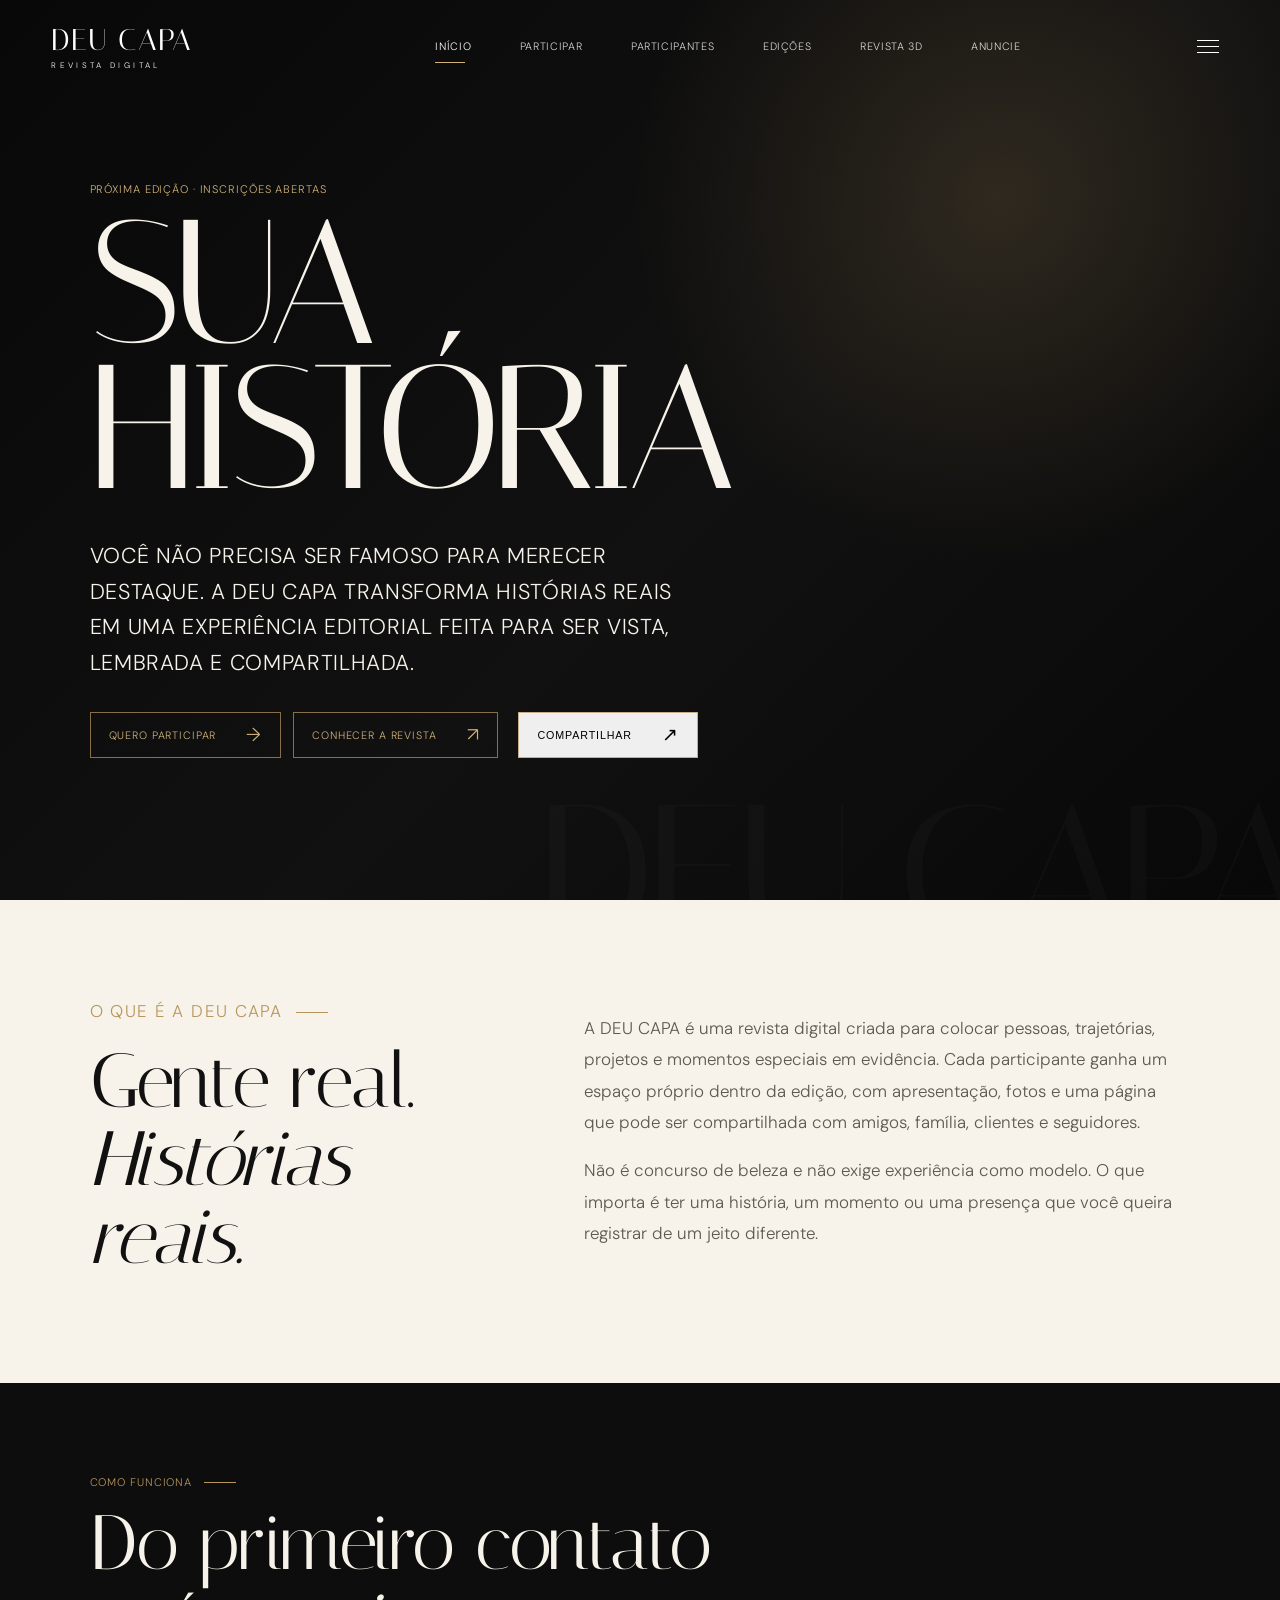
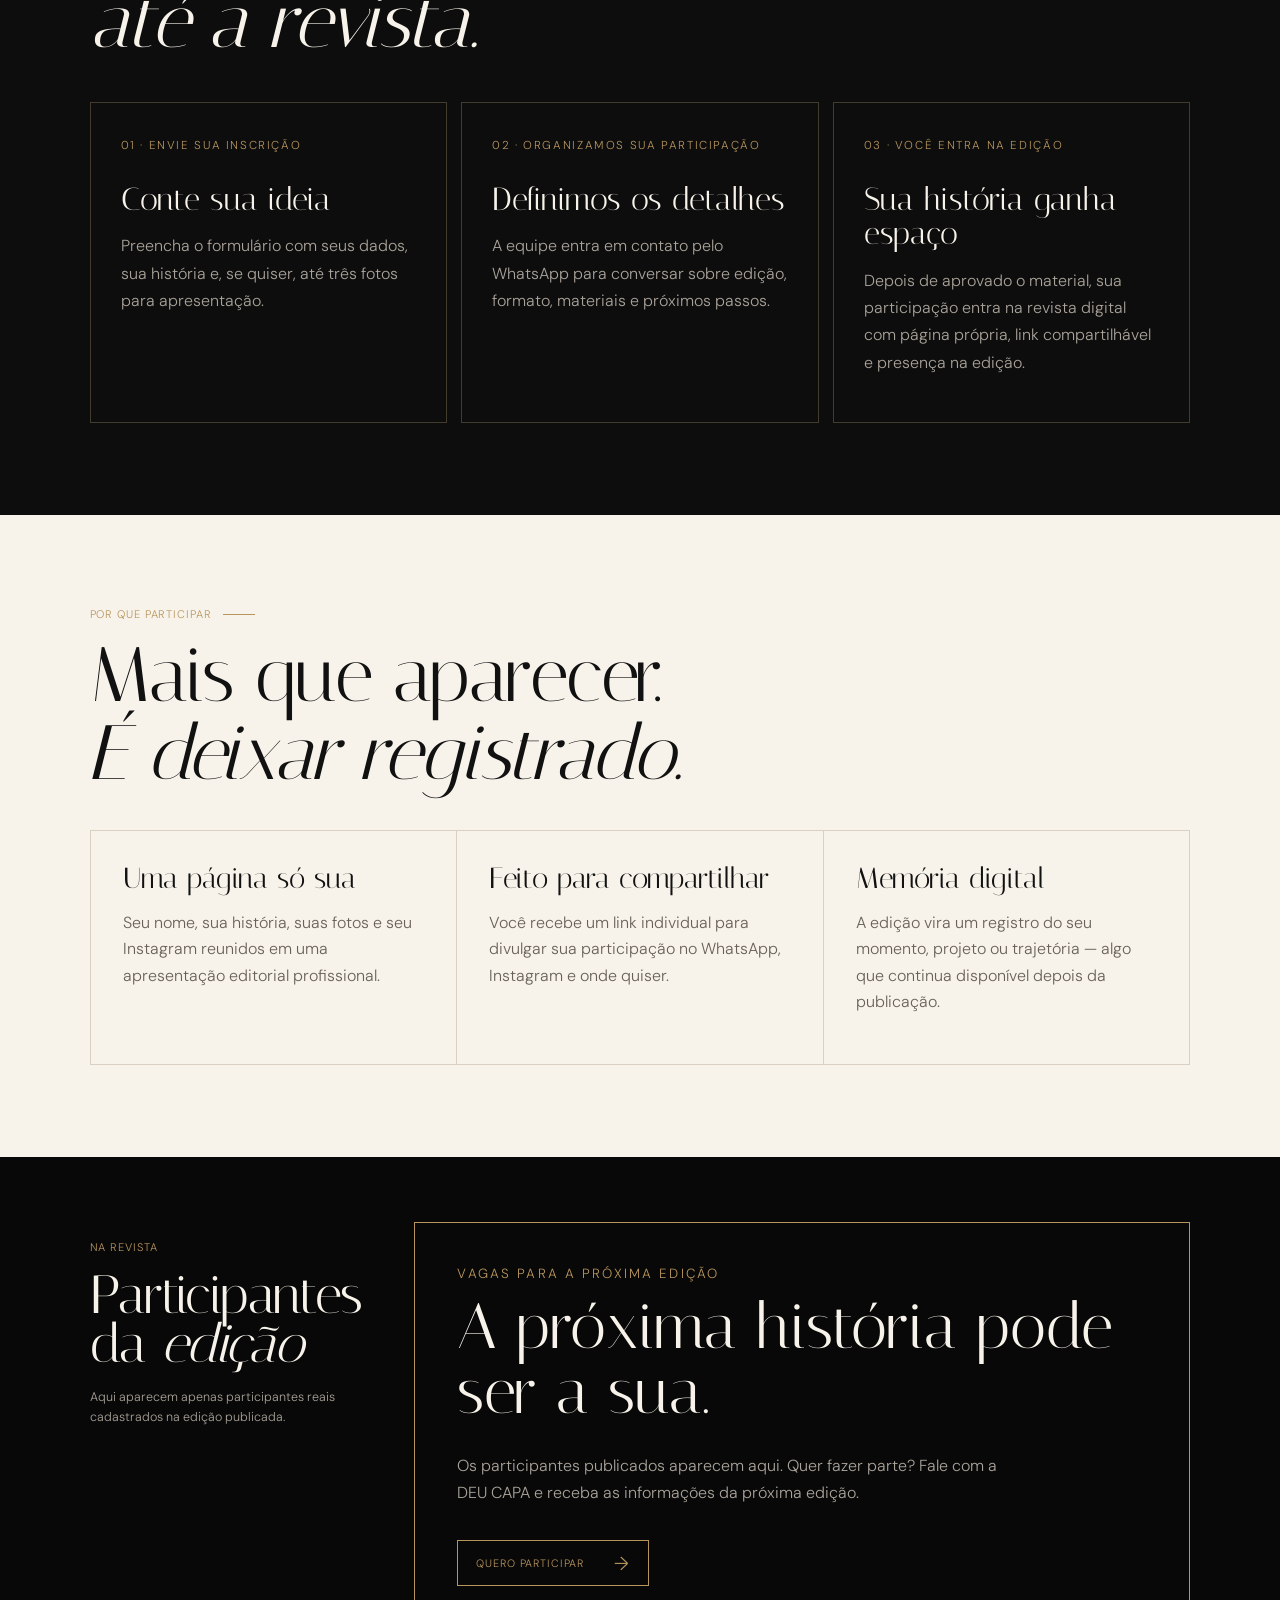
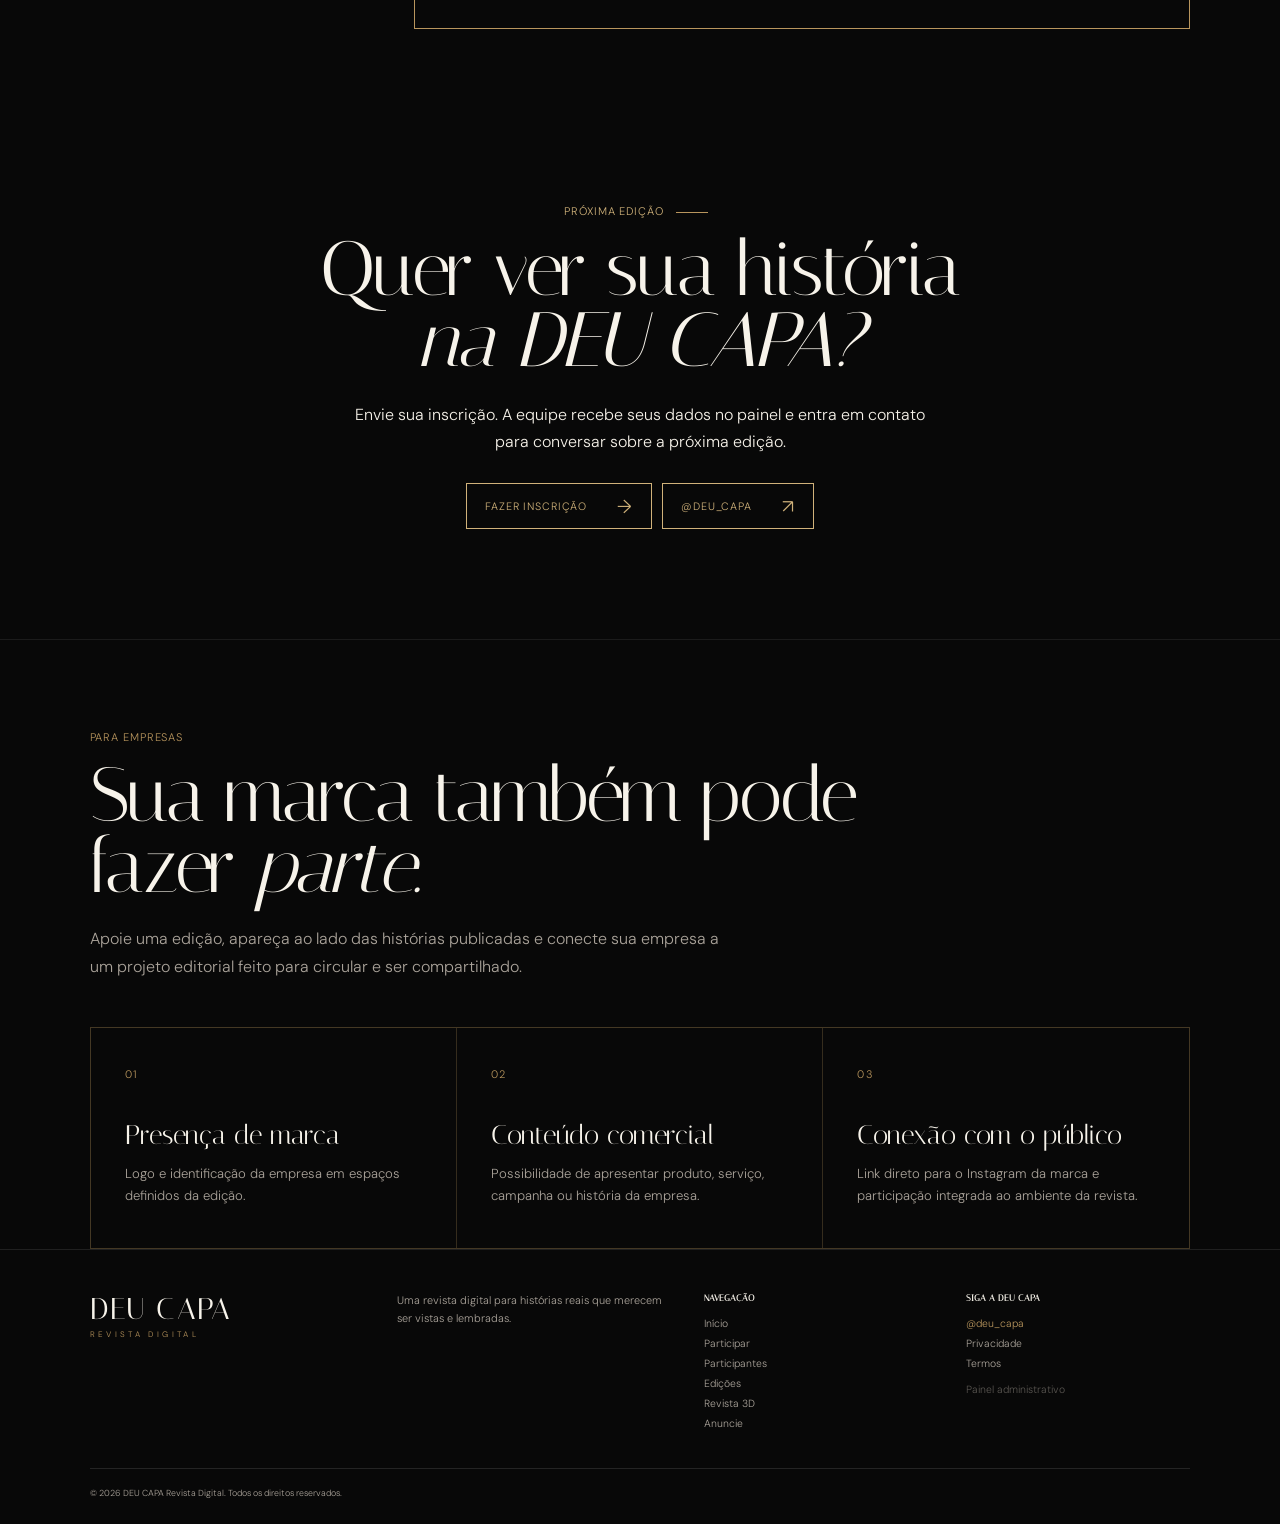
<file: index.html>
<!DOCTYPE html>
<html lang="pt-BR">
<head>
  <meta charset="UTF-8" />
  <meta name="viewport" content="width=device-width, initial-scale=1.0" />
  <meta name="theme-color" content="#080808" />
  <meta name="description" content="Participe da DEU CAPA. Uma revista digital feita para transformar histórias reais em presença, imagem e memória." />
  <meta name="robots" content="index,follow,max-image-preview:large" />
  <meta property="og:title" content="DEU CAPA — Sua história merece capa" />
  <meta property="og:description" content="Participe da próxima edição da DEU CAPA e transforme sua história em uma experiência editorial." />
  <meta property="og:type" content="website" />
  <meta property="og:url" content="https://wallissonghost-code.github.io/deu-capa-/" />
  <meta name="twitter:card" content="summary" />
  <link rel="canonical" href="https://wallissonghost-code.github.io/deu-capa-/" />
  <title>DEU CAPA — Sua história merece capa</title>
  <link rel="manifest" href="manifest.webmanifest" />
  <link rel="icon" href="icon.svg" type="image/svg+xml" />
  <link rel="preconnect" href="https://fonts.googleapis.com">
  <link rel="preconnect" href="https://fonts.gstatic.com" crossorigin>
  <link href="https://fonts.googleapis.com/css2?family=DM+Sans:wght@300;400;500;600&family=Italiana&display=swap" rel="stylesheet">
  <link rel="stylesheet" href="styles.css" />
  <link rel="stylesheet" href="enhancements.css?v=7" />
  <link rel="stylesheet" href="sponsor.css?v=4" />
  <link rel="stylesheet" href="theme-colors.css?v=1" />
  <link rel="stylesheet" href="recruitment.css?v=2" />
</head>
<body>
  <header class="topbar">
    <a class="brand" href="#inicio" aria-label="DEU CAPA"><strong>DEU CAPA</strong><small>REVISTA DIGITAL</small></a>
    <nav id="mainNav"><a class="active" href="#inicio">Início</a><a href="inscricao.html">Participar</a><a href="#participantes">Participantes</a><a href="edicoes.html">Edições</a><a href="revista3d-real.html?v=16">Revista 3D</a><a href="anuncie.html">Anuncie</a></nav>
    <button class="menu-toggle" id="menuToggle" aria-label="Abrir menu"><span></span><span></span><span></span></button>
  </header>
  <main>
    <section class="hero recruitment-hero" id="inicio"><div class="hero-content"><p class="kicker">PRÓXIMA EDIÇÃO · INSCRIÇÕES ABERTAS</p><h1><span>SUA</span><em>HISTÓRIA</em></h1><p class="hero-copy">Você não precisa ser famoso para merecer destaque. A DEU CAPA transforma histórias reais em uma experiência editorial feita para ser vista, lembrada e compartilhada.</p><div class="hero-actions"><a class="outline-btn" href="inscricao.html">QUERO PARTICIPAR <b>→</b></a><a class="outline-btn" href="edicoes.html">CONHECER A REVISTA <b>↗</b></a></div></div></section>
    <section class="recruitment-intro reveal" id="sobre"><div><p class="gold-label">O QUE É A DEU CAPA <span></span></p><h2>Gente real.<br><em>Histórias reais.</em></h2></div><div><p>A DEU CAPA é uma revista digital criada para colocar pessoas, trajetórias, projetos e momentos especiais em evidência. Cada participante ganha um espaço próprio dentro da edição, com apresentação, fotos e uma página que pode ser compartilhada com amigos, família, clientes e seguidores.</p><p>Não é concurso de beleza e não exige experiência como modelo. O que importa é ter uma história, um momento ou uma presença que você queira registrar de um jeito diferente.</p></div></section>
    <section class="how-section reveal" id="como-funciona"><div class="how-head"><p class="gold-label">COMO FUNCIONA <span></span></p><h2>Do primeiro contato<br><em>até a revista.</em></h2></div><div class="how-grid"><article class="how-card"><span>01 · ENVIE SUA INSCRIÇÃO</span><h3>Conte sua ideia</h3><p>Preencha o formulário com seus dados, sua história e, se quiser, até três fotos para apresentação.</p></article><article class="how-card"><span>02 · ORGANIZAMOS SUA PARTICIPAÇÃO</span><h3>Definimos os detalhes</h3><p>A equipe entra em contato pelo WhatsApp para conversar sobre edição, formato, materiais e próximos passos.</p></article><article class="how-card"><span>03 · VOCÊ ENTRA NA EDIÇÃO</span><h3>Sua história ganha espaço</h3><p>Depois de aprovado o material, sua participação entra na revista digital com página própria, link compartilhável e presença na edição.</p></article></div></section>
    <section class="benefits-section reveal"><p class="gold-label">POR QUE PARTICIPAR <span></span></p><h2>Mais que aparecer.<br><em>É deixar registrado.</em></h2><div class="benefit-grid"><article><h3>Uma página só sua</h3><p>Seu nome, sua história, suas fotos e seu Instagram reunidos em uma apresentação editorial profissional.</p></article><article><h3>Feito para compartilhar</h3><p>Você recebe um link individual para divulgar sua participação no WhatsApp, Instagram e onde quiser.</p></article><article><h3>Memória digital</h3><p>A edição vira um registro do seu momento, projeto ou trajetória — algo que continua disponível depois da publicação.</p></article></div></section>
    <section class="participants-premium reveal" id="participantes"><div class="section-intro"><p class="gold-label">NA REVISTA <span></span></p><h2>Participantes<br><em>da edição</em></h2><p>Aqui aparecem apenas participantes reais cadastrados na edição publicada.</p></div><div class="participant-grid" id="participantGrid"></div></section>
    <section class="cta recruitment-cta reveal" id="participar"><p class="gold-label">PRÓXIMA EDIÇÃO <span></span></p><h2>Quer ver sua história<br><em>na DEU CAPA?</em></h2><p>Envie sua inscrição. A equipe recebe seus dados no painel e entra em contato para conversar sobre a próxima edição.</p><div class="cta-links"><a class="outline-btn" href="inscricao.html">FAZER INSCRIÇÃO <b>→</b></a><a class="outline-btn" href="https://www.instagram.com/deu_capa/" target="_blank" rel="noopener">@DEU_CAPA <b>↗</b></a></div></section>
    <section class="sponsor-section reveal" id="patrocinio"><div class="sponsor-heading"><p class="gold-label sponsor-label">PARA EMPRESAS <span></span></p><h2>Sua marca também pode<br><em>fazer parte.</em></h2><p class="sponsor-text">Apoie uma edição, apareça ao lado das histórias publicadas e conecte sua empresa a um projeto editorial feito para circular e ser compartilhado.</p></div><div class="sponsor-grid"><article><span>01</span><h3>Presença de marca</h3><p>Logo e identificação da empresa em espaços definidos da edição.</p></article><article><span>02</span><h3>Conteúdo comercial</h3><p>Possibilidade de apresentar produto, serviço, campanha ou história da empresa.</p></article><article><span>03</span><h3>Conexão com o público</h3><p>Link direto para o Instagram da marca e participação integrada ao ambiente da revista.</p></article></div><div class="sponsor-companies-wrap" id="sponsorCompaniesWrap"><div class="sponsor-companies-head"><small>EMPRESAS PARCEIRAS</small><h3>Marcas desta edição</h3></div><div class="sponsor-logos" id="sponsorLogos"></div></div></section>
  </main>
  <footer><div class="footer-brand"><strong>DEU CAPA</strong><small>REVISTA DIGITAL</small></div><p class="footer-note">Uma revista digital para histórias reais que merecem ser vistas e lembradas.</p><div><b>NAVEGAÇÃO</b><a href="#inicio">Início</a><a href="inscricao.html">Participar</a><a href="#participantes">Participantes</a><a href="edicoes.html">Edições</a><a href="revista3d-real.html?v=16">Revista 3D</a><a href="anuncie.html">Anuncie</a></div><div><b>SIGA A DEU CAPA</b><a id="footerInstagram" href="https://www.instagram.com/deu_capa/" target="_blank" rel="noopener noreferrer">@deu_capa</a><a href="privacidade.html">Privacidade</a><a href="termos.html">Termos</a><a href="admin.html?v=54" class="admin-link">Painel administrativo</a></div><small class="copyright">© 2026 DEU CAPA Revista Digital. Todos os direitos reservados.</small></footer>
  <script src="cloud-config.js?v=1"></script><script src="cloud-public.js?v=7"></script><script src="edition-runtime.js?v=2"></script><script src="app.js?v=8"></script><script src="public-visual-layout.js?v=4"></script><script src="public-universal-editor.js?v=1"></script><script src="site-3d-config.js?v=1"></script><script src="sponsor-four.js?v=1"></script><script src="participant-direct.js?v=1"></script><script src="public-extras.js?v=2"></script><script src="pwa.js?v=1"></script>
</body></html>
</file>
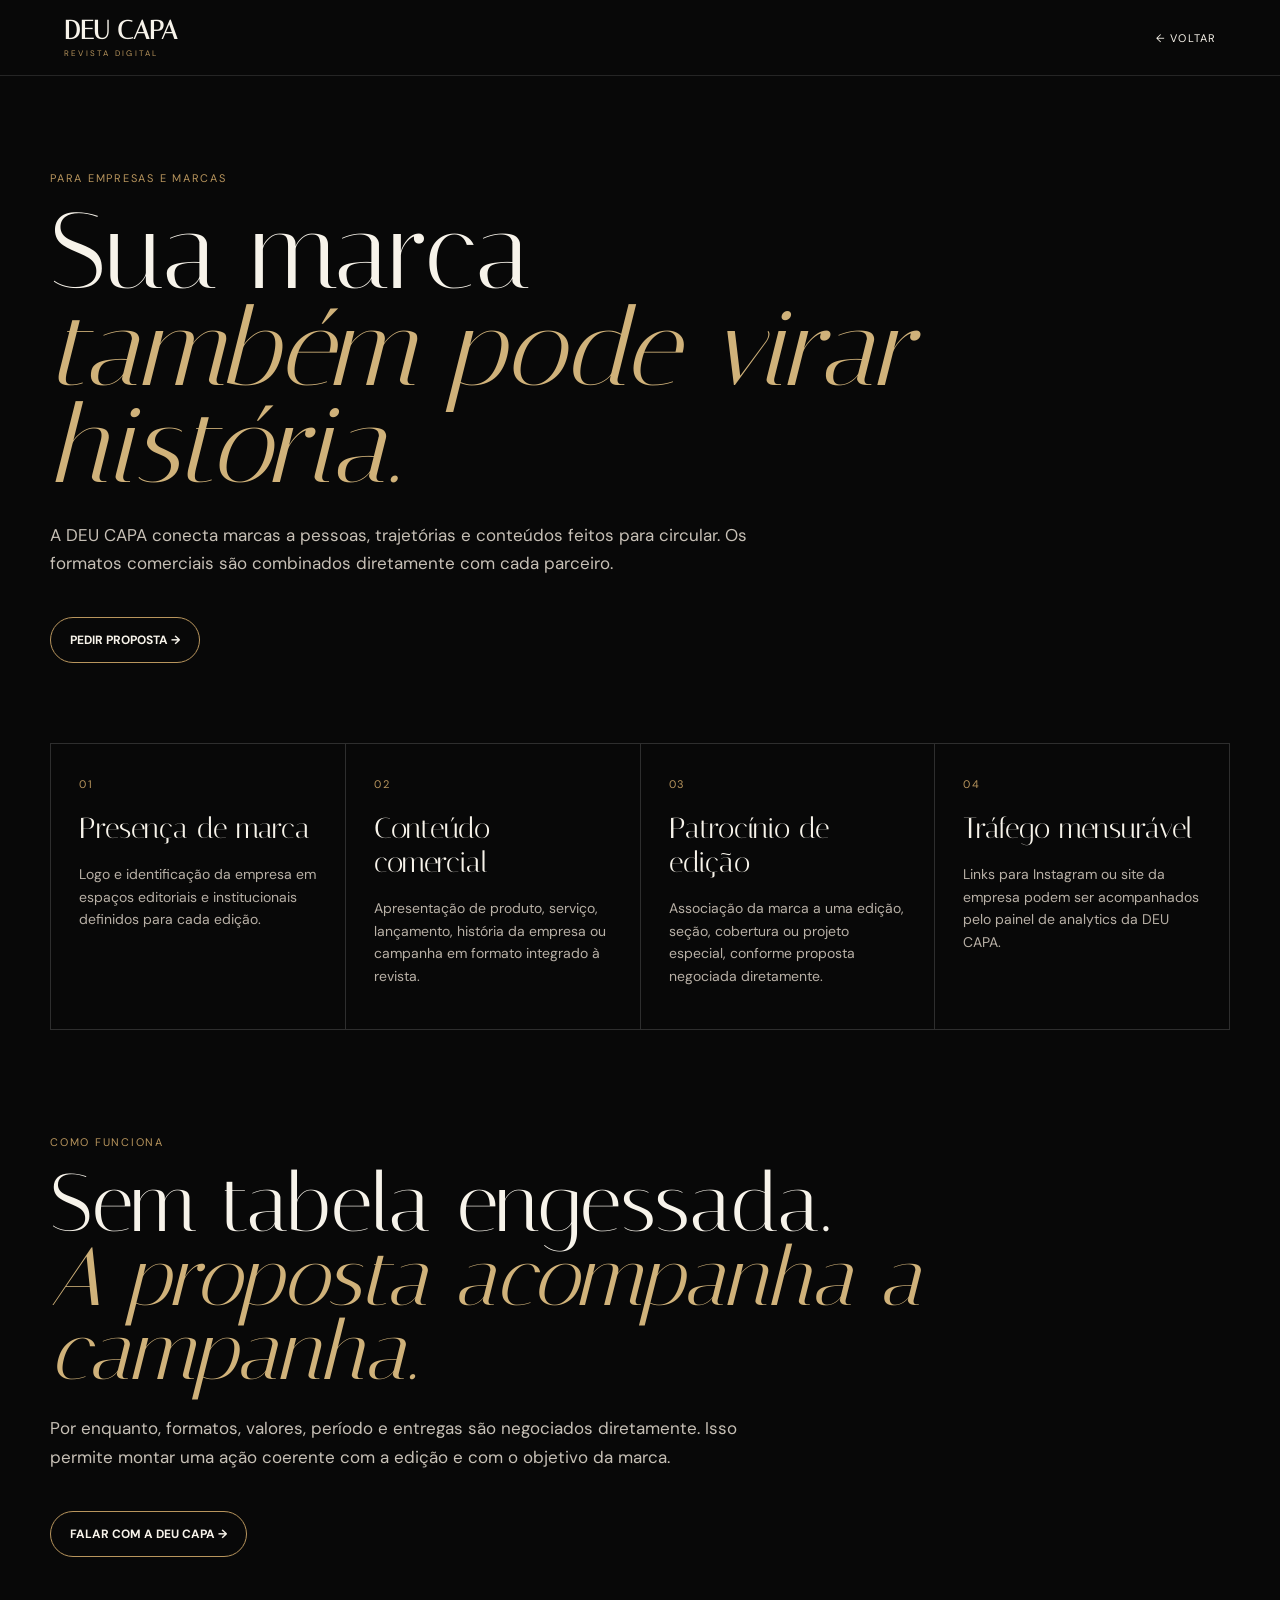
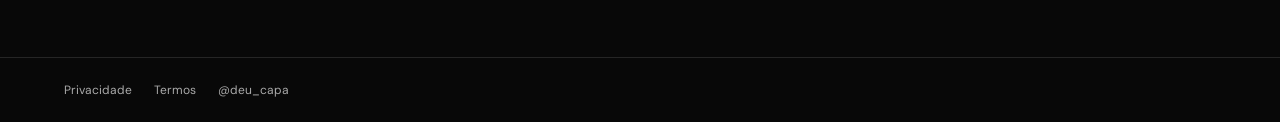
<file: anuncie.html>
<!DOCTYPE html><html lang="pt-BR"><head><meta charset="UTF-8"><meta name="viewport" content="width=device-width,initial-scale=1,viewport-fit=cover"><meta name="theme-color" content="#080808"><meta name="description" content="Anuncie e patrocine edições da revista digital DEU CAPA."><title>Anuncie — DEU CAPA</title><link rel="preconnect" href="https://fonts.googleapis.com"><link rel="preconnect" href="https://fonts.gstatic.com" crossorigin><link href="https://fonts.googleapis.com/css2?family=DM+Sans:wght@300;400;500;600&family=Italiana&display=swap" rel="stylesheet"><link rel="stylesheet" href="anuncie.css?v=1"></head><body><header><a class="brand" href="index.html"><strong>DEU CAPA</strong><small>REVISTA DIGITAL</small></a><a href="index.html">← VOLTAR</a></header><main><section class="hero"><small>PARA EMPRESAS E MARCAS</small><h1>Sua marca<br><em>também pode virar história.</em></h1><p>A DEU CAPA conecta marcas a pessoas, trajetórias e conteúdos feitos para circular. Os formatos comerciais são combinados diretamente com cada parceiro.</p><a class="cta" href="https://www.instagram.com/deu_capa/" target="_blank" rel="noopener">PEDIR PROPOSTA →</a></section><section class="cards"><article><span>01</span><h2>Presença de marca</h2><p>Logo e identificação da empresa em espaços editoriais e institucionais definidos para cada edição.</p></article><article><span>02</span><h2>Conteúdo comercial</h2><p>Apresentação de produto, serviço, lançamento, história da empresa ou campanha em formato integrado à revista.</p></article><article><span>03</span><h2>Patrocínio de edição</h2><p>Associação da marca a uma edição, seção, cobertura ou projeto especial, conforme proposta negociada diretamente.</p></article><article><span>04</span><h2>Tráfego mensurável</h2><p>Links para Instagram ou site da empresa podem ser acompanhados pelo painel de analytics da DEU CAPA.</p></article></section><section class="process"><small>COMO FUNCIONA</small><h2>Sem tabela engessada.<br><em>A proposta acompanha a campanha.</em></h2><p>Por enquanto, formatos, valores, período e entregas são negociados diretamente. Isso permite montar uma ação coerente com a edição e com o objetivo da marca.</p><a class="cta" href="https://www.instagram.com/deu_capa/" target="_blank" rel="noopener">FALAR COM A DEU CAPA →</a></section></main><footer><a href="privacidade.html">Privacidade</a><a href="termos.html">Termos</a><span>@deu_capa</span></footer></body></html>
</file>
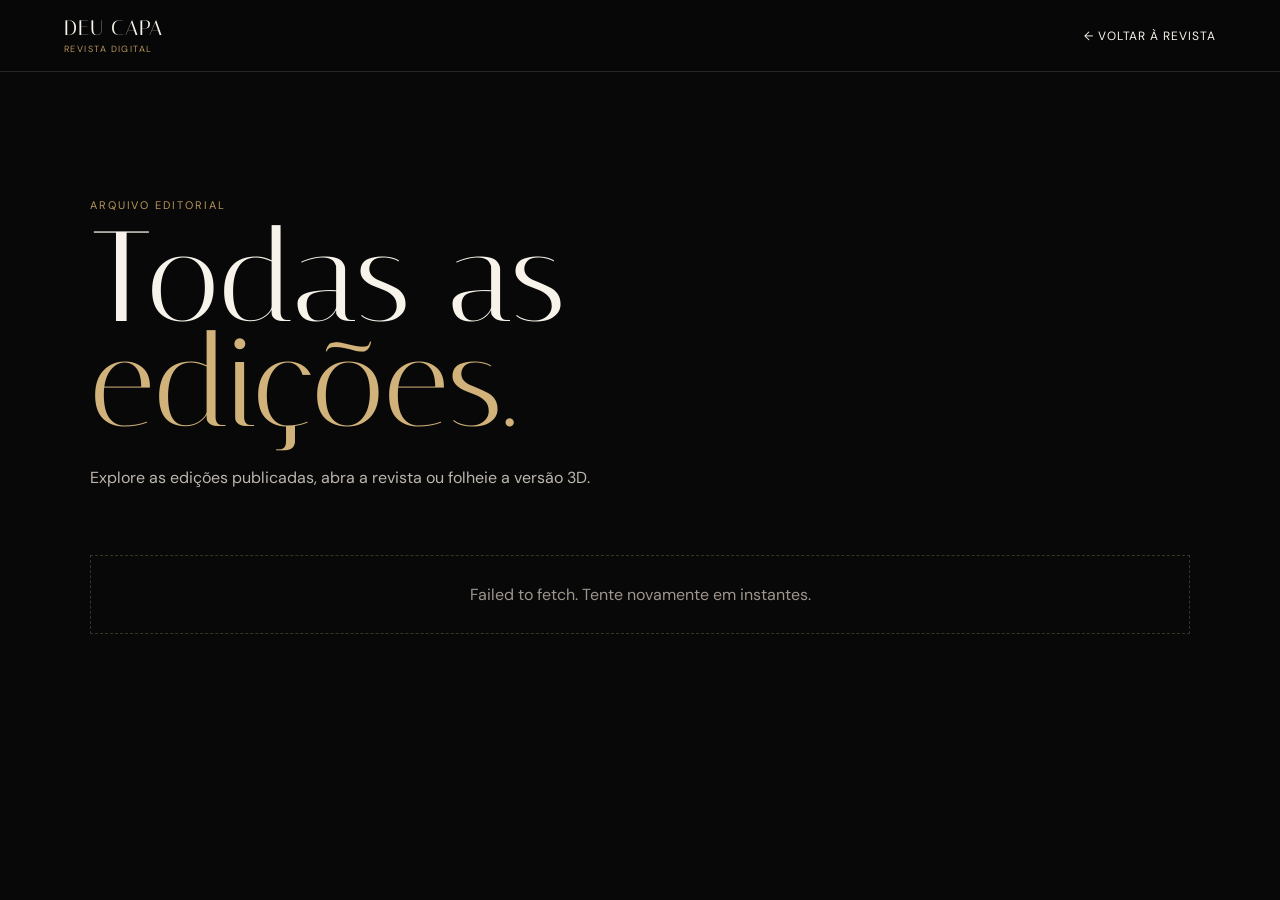
<file: edicoes.html>
<!DOCTYPE html><html lang="pt-BR"><head><meta charset="UTF-8"><meta name="viewport" content="width=device-width,initial-scale=1"><meta name="theme-color" content="#080808"><meta name="description" content="Arquivo de edições publicadas da revista DEU CAPA."><meta property="og:title" content="Edições — DEU CAPA"><meta property="og:description" content="Explore as edições publicadas da revista DEU CAPA."><meta property="og:type" content="website"><title>Edições — DEU CAPA</title><link rel="manifest" href="manifest.webmanifest"><link rel="icon" href="icon.svg" type="image/svg+xml"><link rel="preconnect" href="https://fonts.googleapis.com"><link rel="preconnect" href="https://fonts.gstatic.com" crossorigin><link href="https://fonts.googleapis.com/css2?family=DM+Sans:wght@300;400;500;600&family=Italiana&display=swap" rel="stylesheet"><link rel="stylesheet" href="edicoes.css?v=1"></head><body><header class="archive-top"><a href="index.html" class="archive-brand"><strong>DEU CAPA</strong><small>REVISTA DIGITAL</small></a><a href="index.html">← VOLTAR À REVISTA</a></header><main><section class="archive-hero"><p>ARQUIVO EDITORIAL</p><h1>Todas as<br><em>edições.</em></h1><span>Explore as edições publicadas, abra a revista ou folheie a versão 3D.</span></section><section class="archive-grid" id="editionArchive"><div class="archive-loading">Carregando edições…</div></section></main><script src="cloud-config.js?v=1"></script><script src="edicoes.js?v=1"></script><script src="pwa.js?v=1"></script></body></html>
</file>
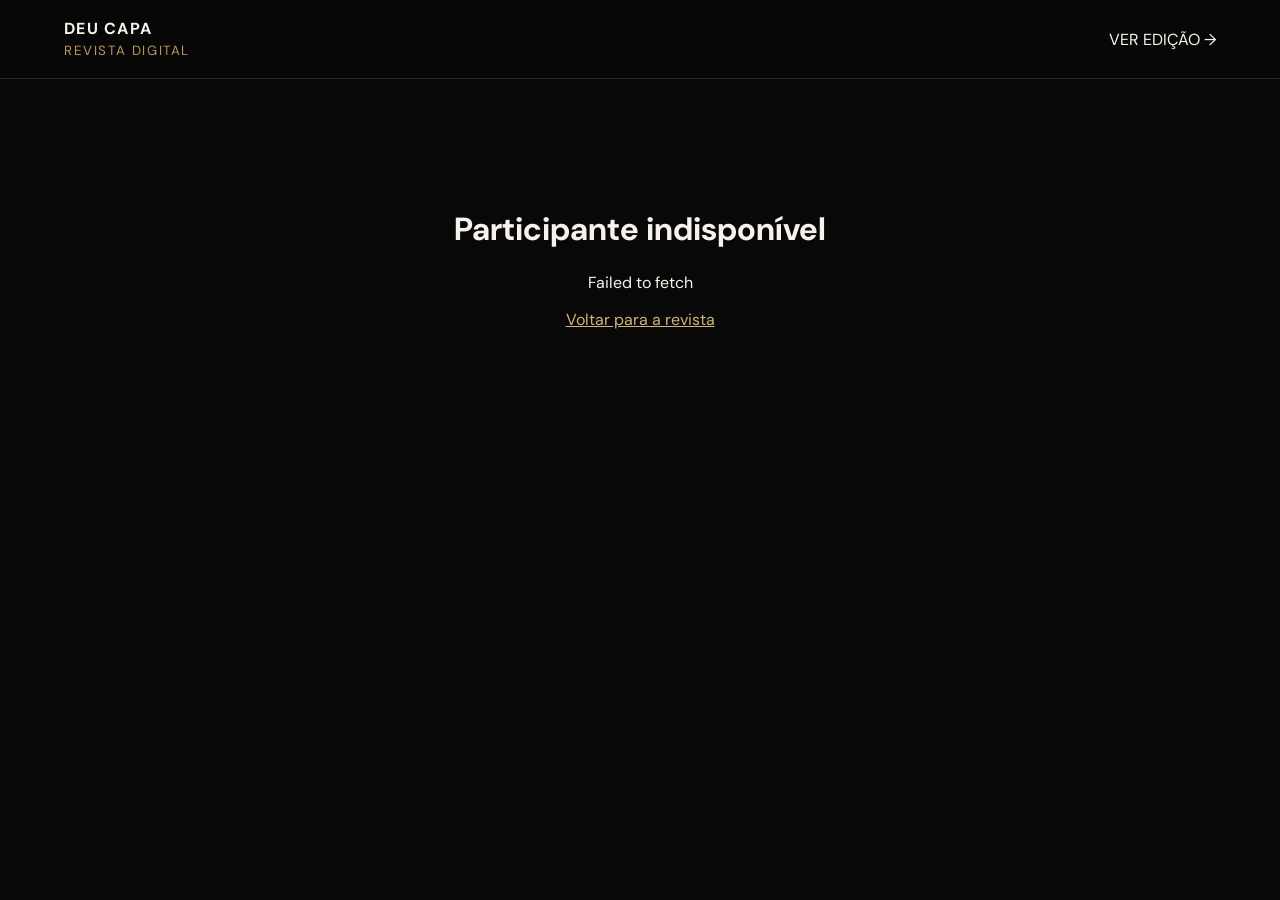
<file: participante.html>
<!DOCTYPE html><html lang="pt-BR"><head><meta charset="UTF-8"><meta name="viewport" content="width=device-width,initial-scale=1,viewport-fit=cover"><meta name="theme-color" content="#080808"><meta name="description" content="Perfil de participante da revista DEU CAPA."><meta name="robots" content="index,follow,max-image-preview:large"><meta property="og:title" content="DEU CAPA — Participante"><meta property="og:description" content="Conheça este participante na revista DEU CAPA."><meta property="og:type" content="profile"><meta name="twitter:card" content="summary_large_image"><title>DEU CAPA — Participante</title><link rel="preconnect" href="https://fonts.googleapis.com"><link rel="preconnect" href="https://fonts.gstatic.com" crossorigin><link href="https://fonts.googleapis.com/css2?family=DM+Sans:wght@300;400;500;600&family=Italiana&display=swap" rel="stylesheet"><link rel="stylesheet" href="participante.css?v=3"></head><body><header class="p-top"><a id="backLink" href="index.html" class="p-brand"><strong>DEU CAPA</strong><small>REVISTA DIGITAL</small></a><a id="editionLink" href="index.html">VER EDIÇÃO →</a></header><main id="participantRoot"><div class="p-error">Carregando participante…</div></main><script src="cloud-config.js?v=1"></script><script src="participante.js?v=3"></script></body></html>
</file>
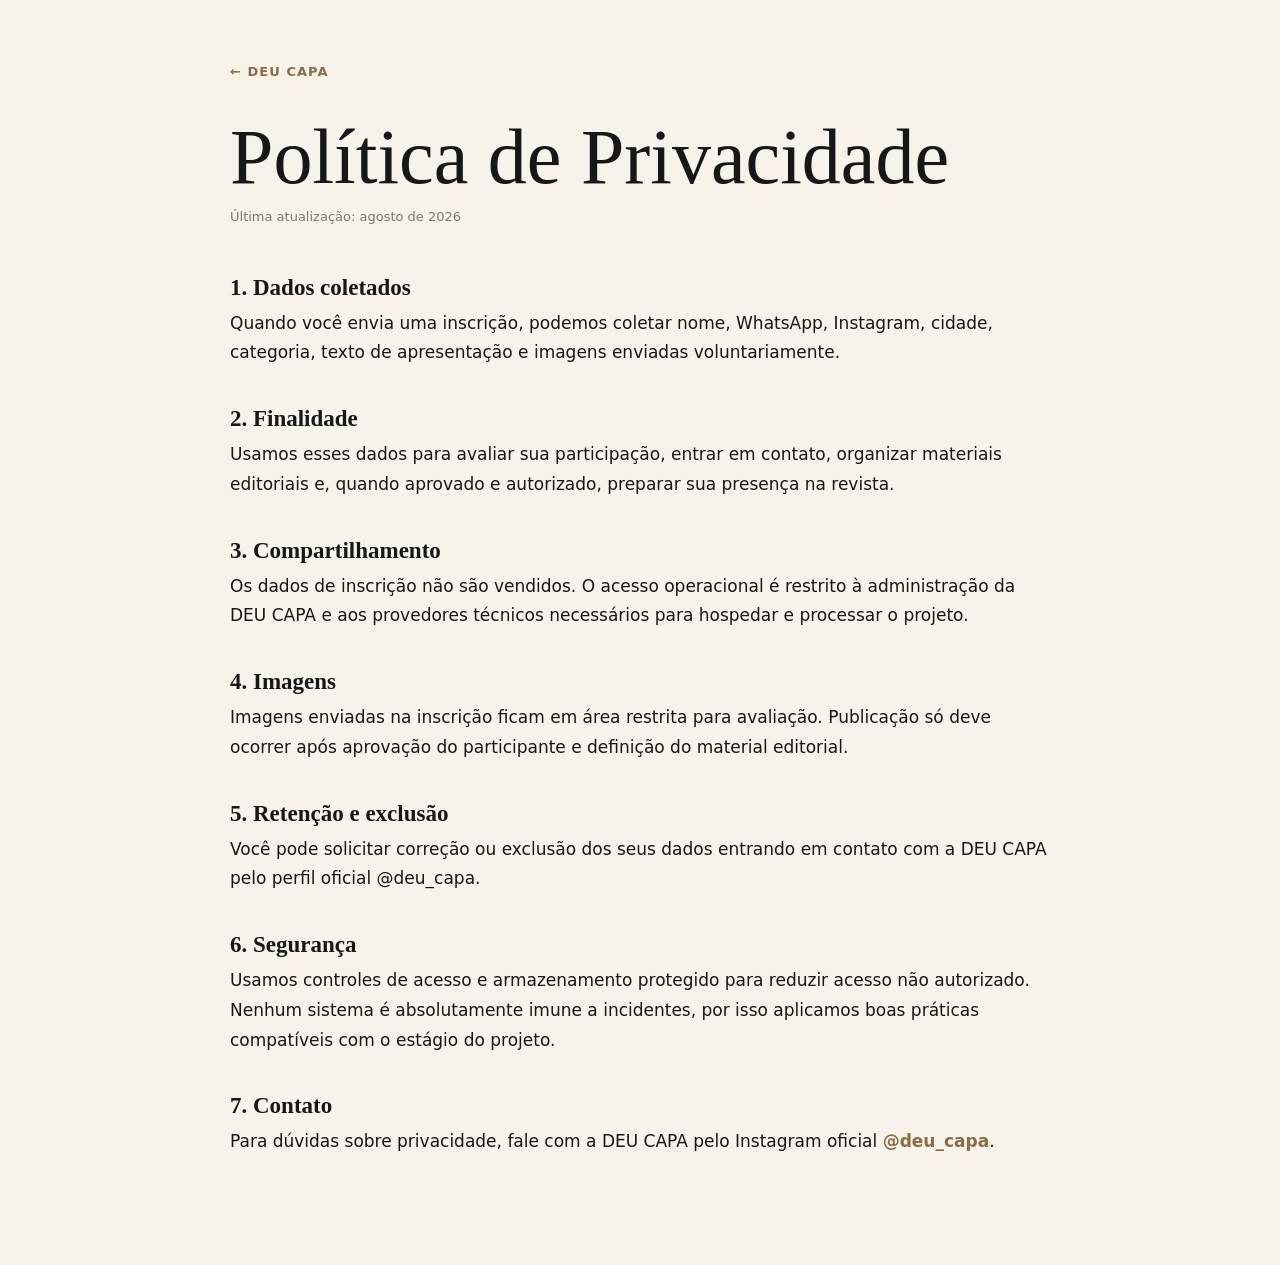
<file: privacidade.html>
<!DOCTYPE html><html lang="pt-BR"><head><meta charset="UTF-8"><meta name="viewport" content="width=device-width,initial-scale=1"><title>Política de Privacidade — DEU CAPA</title><link rel="stylesheet" href="legal.css?v=1"></head><body><main><a href="index.html" class="back">← DEU CAPA</a><h1>Política de Privacidade</h1><p class="date">Última atualização: agosto de 2026</p><h2>1. Dados coletados</h2><p>Quando você envia uma inscrição, podemos coletar nome, WhatsApp, Instagram, cidade, categoria, texto de apresentação e imagens enviadas voluntariamente.</p><h2>2. Finalidade</h2><p>Usamos esses dados para avaliar sua participação, entrar em contato, organizar materiais editoriais e, quando aprovado e autorizado, preparar sua presença na revista.</p><h2>3. Compartilhamento</h2><p>Os dados de inscrição não são vendidos. O acesso operacional é restrito à administração da DEU CAPA e aos provedores técnicos necessários para hospedar e processar o projeto.</p><h2>4. Imagens</h2><p>Imagens enviadas na inscrição ficam em área restrita para avaliação. Publicação só deve ocorrer após aprovação do participante e definição do material editorial.</p><h2>5. Retenção e exclusão</h2><p>Você pode solicitar correção ou exclusão dos seus dados entrando em contato com a DEU CAPA pelo perfil oficial @deu_capa.</p><h2>6. Segurança</h2><p>Usamos controles de acesso e armazenamento protegido para reduzir acesso não autorizado. Nenhum sistema é absolutamente imune a incidentes, por isso aplicamos boas práticas compatíveis com o estágio do projeto.</p><h2>7. Contato</h2><p>Para dúvidas sobre privacidade, fale com a DEU CAPA pelo Instagram oficial <strong>@deu_capa</strong>.</p></main></body></html>
</file>
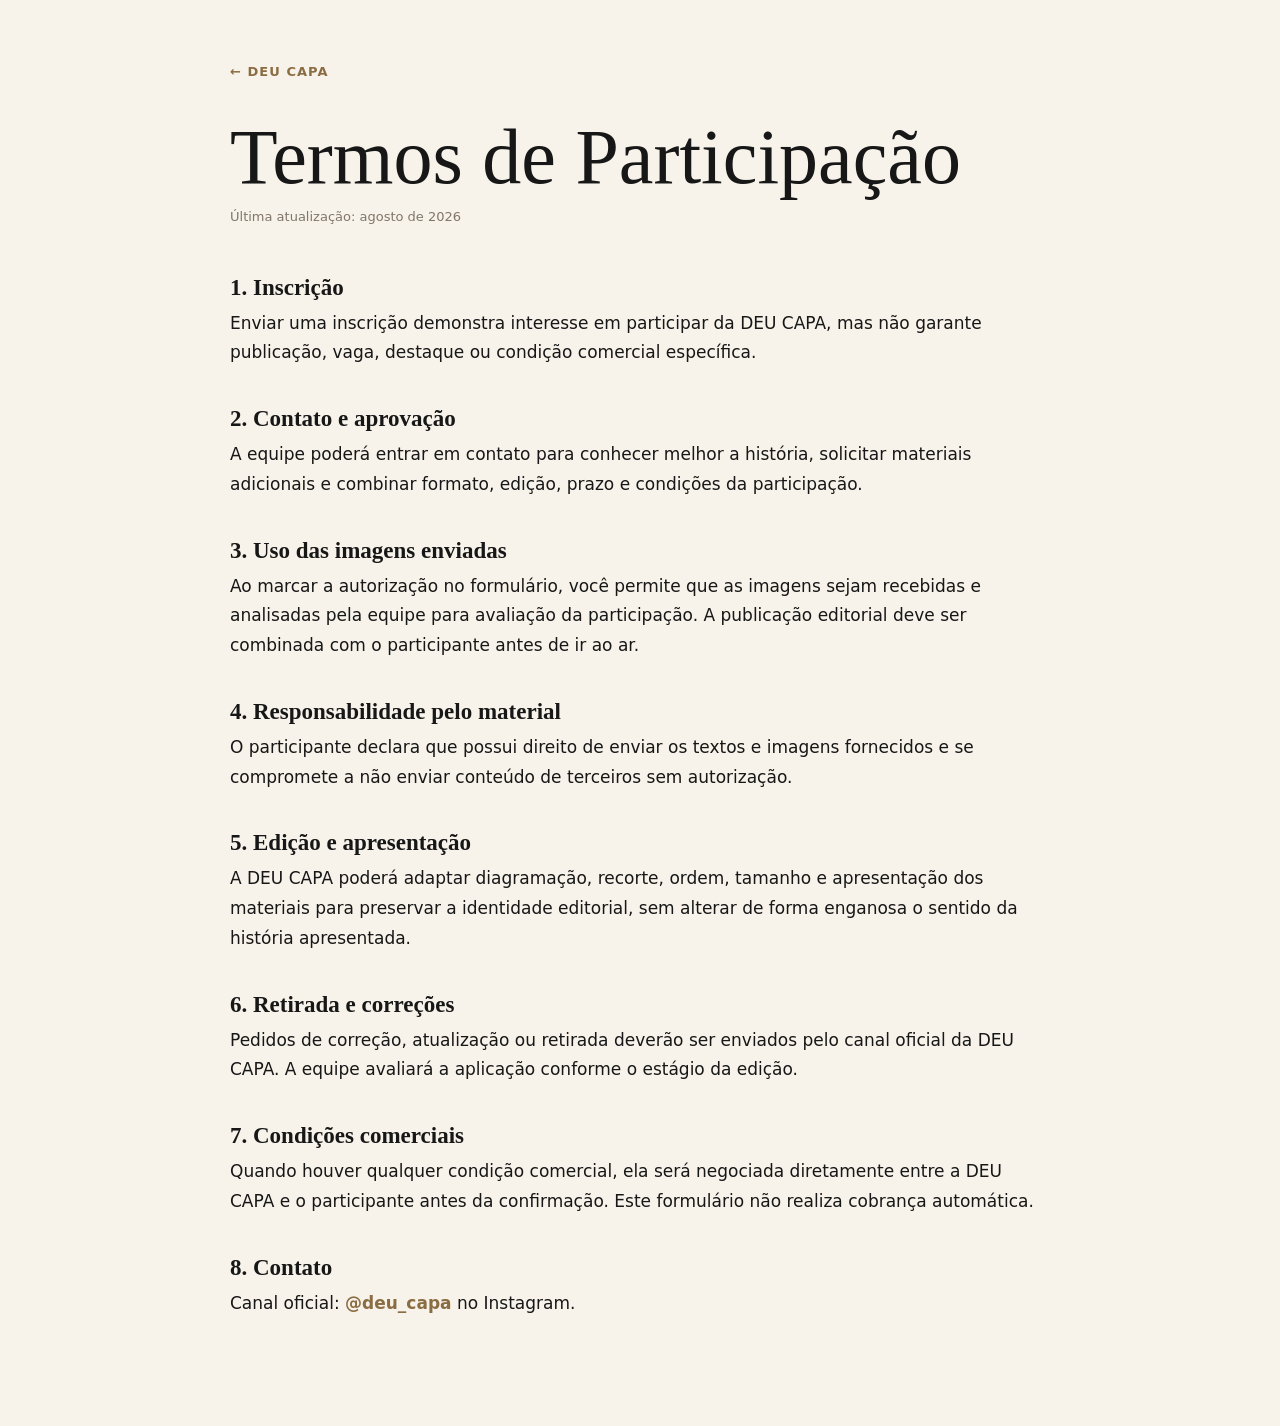
<file: termos.html>
<!DOCTYPE html><html lang="pt-BR"><head><meta charset="UTF-8"><meta name="viewport" content="width=device-width,initial-scale=1"><title>Termos de Participação — DEU CAPA</title><link rel="stylesheet" href="legal.css?v=1"></head><body><main><a href="index.html" class="back">← DEU CAPA</a><h1>Termos de Participação</h1><p class="date">Última atualização: agosto de 2026</p><h2>1. Inscrição</h2><p>Enviar uma inscrição demonstra interesse em participar da DEU CAPA, mas não garante publicação, vaga, destaque ou condição comercial específica.</p><h2>2. Contato e aprovação</h2><p>A equipe poderá entrar em contato para conhecer melhor a história, solicitar materiais adicionais e combinar formato, edição, prazo e condições da participação.</p><h2>3. Uso das imagens enviadas</h2><p>Ao marcar a autorização no formulário, você permite que as imagens sejam recebidas e analisadas pela equipe para avaliação da participação. A publicação editorial deve ser combinada com o participante antes de ir ao ar.</p><h2>4. Responsabilidade pelo material</h2><p>O participante declara que possui direito de enviar os textos e imagens fornecidos e se compromete a não enviar conteúdo de terceiros sem autorização.</p><h2>5. Edição e apresentação</h2><p>A DEU CAPA poderá adaptar diagramação, recorte, ordem, tamanho e apresentação dos materiais para preservar a identidade editorial, sem alterar de forma enganosa o sentido da história apresentada.</p><h2>6. Retirada e correções</h2><p>Pedidos de correção, atualização ou retirada deverão ser enviados pelo canal oficial da DEU CAPA. A equipe avaliará a aplicação conforme o estágio da edição.</p><h2>7. Condições comerciais</h2><p>Quando houver qualquer condição comercial, ela será negociada diretamente entre a DEU CAPA e o participante antes da confirmação. Este formulário não realiza cobrança automática.</p><h2>8. Contato</h2><p>Canal oficial: <strong>@deu_capa</strong> no Instagram.</p></main></body></html>
</file>
<file: styles.css>
:root{--black:#080808;--ink:#151515;--cream:#f1ece2;--paper:#f7f3ea;--gold:#b8955d;--gold2:#d0b27a;--line:rgba(20,20,20,.18);--white:#f7f4ef}*{box-sizing:border-box}html{scroll-behavior:smooth}body{margin:0;background:var(--black);color:var(--white);font-family:'DM Sans',sans-serif;font-weight:300}a{color:inherit;text-decoration:none}.topbar{position:absolute;top:0;left:0;right:0;z-index:30;height:92px;display:grid;grid-template-columns:240px 1fr 64px;align-items:center;padding:0 4vw;color:white}.brand{display:flex;flex-direction:column;width:max-content}.brand strong,.footer-brand strong{font-family:'Italiana',serif;font-size:1.85rem;letter-spacing:.04em;font-weight:400}.brand small,.footer-brand small{font-size:.5rem;letter-spacing:.42em;margin-top:3px}.topbar nav{display:flex;justify-content:center;gap:3.8vw;text-transform:uppercase;font-size:.67rem;letter-spacing:.06em}.topbar nav a{position:relative;padding:10px 0;opacity:.82}.topbar nav a:hover,.topbar nav a.active{opacity:1}.topbar nav a.active:after{content:'';position:absolute;left:0;bottom:0;width:30px;height:1px;background:var(--gold2)}.menu-toggle{justify-self:end;width:42px;height:42px;border:0;background:transparent;display:grid;place-content:center;gap:5px;cursor:pointer}.menu-toggle span{display:block;width:22px;height:1px;background:#fff}.hero{min-height:760px;height:100vh;position:relative;display:flex;align-items:center;padding:110px 7vw 70px;background-image:url('https://images.unsplash.com/photo-1529139574466-a303027c1d8b?auto=format&fit=crop&w=1800&q=88');background-size:cover;background-position:center 28%;overflow:hidden}.hero-shade{position:absolute;inset:0;background:linear-gradient(90deg,rgba(0,0,0,.92) 0%,rgba(0,0,0,.7) 34%,rgba(0,0,0,.2) 67%,rgba(0,0,0,.48) 100%)}.hero-content{position:relative;z-index:2;width:min(620px,55vw)}.kicker,.gold-label{font-size:.69rem;letter-spacing:.08em;text-transform:uppercase;margin:0 0 16px}.kicker{color:#eee}.kicker span,.gold-label span,.gallery-title p span{display:inline-block;width:32px;height:1px;background:var(--gold);vertical-align:middle;margin:0 8px}.hero h1{font-family:'Italiana',serif;font-weight:400;font-size:clamp(5rem,9.4vw,9.5rem);line-height:.72;letter-spacing:-.055em;margin:0 0 38px}.hero h1 span{display:block;color:#fff}.hero h1 em{font-style:normal;display:block;color:#c3a77c}.hero-copy{font-size:.76rem;line-height:1.55;text-transform:uppercase;letter-spacing:.03em;margin:0 0 30px}.outline-btn,.light-btn{display:inline-flex;align-items:center;justify-content:space-between;gap:30px;height:46px;padding:0 18px;border:1px solid rgba(199,165,109,.7);font-size:.67rem;letter-spacing:.08em;transition:.25s}.outline-btn:hover{background:var(--gold);color:#0a0a0a}.outline-btn b,.light-btn b{font-size:1.2rem;font-weight:300}.outline-btn.small{height:42px}.edition-index{position:absolute;right:5vw;top:40%;z-index:2;display:flex;flex-direction:column;align-items:center;gap:20px;font-size:.9rem;color:#777}.edition-index strong{color:white}.edition-index i{height:38px;width:2px;background:var(--gold);display:block}.participants-premium{background:var(--paper);color:var(--ink);display:grid;grid-template-columns:minmax(250px,.8fr) 2.3fr;gap:55px;padding:65px 7vw}.section-intro{padding-top:18px}.gold-label{color:#8b6d43}.section-intro h2,.feature-copy h2,.cta h2,.gallery-title h2{font-family:'Italiana',serif;font-weight:400;line-height:.92;letter-spacing:-.025em}.section-intro h2{font-size:clamp(2.8rem,4.2vw,5rem);margin:0 0 20px}.section-intro h2 em,.feature-copy h2 em,.cta h2 em,.gallery-title h2 em{font-style:italic;color:#9b7948}.section-intro>p:not(.gold-label){font-size:.78rem;line-height:1.6;max-width:250px;margin-bottom:25px}.light-btn{border-color:#7c7263}.light-btn:hover{background:#111;color:#fff}.participant-grid{display:grid;grid-template-columns:repeat(4,1fr);gap:10px}.participant-card{border:0;background:#0b0b0b;color:#fff;padding:0;text-align:left;cursor:pointer;min-width:0}.participant-image{aspect-ratio:3/4;background:#222 center/cover no-repeat;position:relative}.participant-image:before{content:attr(data-initial);position:absolute;inset:0;display:grid;place-items:center;font-family:'Italiana',serif;font-size:4rem;color:rgba(255,255,255,.12)}.participant-image[style]:before{display:none}.participant-meta{padding:13px 13px 16px;position:relative}.participant-card h3{font-family:'DM Sans',sans-serif;font-weight:400;font-size:.73rem;letter-spacing:.04em;text-transform:uppercase;margin:0 0 6px}.participant-card p{margin:0;color:#9f9f9f;font-size:.57rem;text-transform:uppercase}.participant-card .plus{position:absolute;right:12px;top:11px;width:28px;height:28px;border:1px solid #8a6a3c;border-radius:50%;display:grid;place-items:center;color:#c5a56f;font-size:1rem}.editorial-feature{min-height:430px;display:grid;grid-template-columns:40% 60%;position:relative;background:#090909}.feature-copy{padding:65px 7vw;display:flex;flex-direction:column;justify-content:center}.feature-copy h2{font-size:clamp(3rem,4.8vw,5.4rem);margin:0 0 22px}.feature-copy>p:not(.gold-label){max-width:310px;color:#c7c7c7;font-size:.78rem;line-height:1.65;margin:0 0 24px}.feature-copy .outline-btn{align-self:flex-start}.feature-image{min-height:430px;background-image:linear-gradient(90deg,rgba(8,8,8,.3),rgba(8,8,8,.05)),url('https://images.unsplash.com/photo-1496440737103-cd596325d314?auto=format&fit=crop&w=1300&q=85');background-size:cover;background-position:center 35%;filter:grayscale(1)}.feature-count{position:absolute;right:4vw;top:38px;font-size:.85rem}.feature-count span{color:#888}.gallery{background:var(--paper);color:#111}.gallery-title{text-align:center;padding:28px 20px 22px}.gallery-title p{font-size:.62rem;color:#8e6d42;margin:0 0 8px}.gallery-title h2{font-size:clamp(2.6rem,4vw,4.6rem);margin:0}.gallery-strip{display:grid;grid-template-columns:1fr 1fr 1.7fr 1fr .8fr;height:300px}.gallery-photo{background-size:cover;background-position:center;position:relative}.g1{background-image:url('https://images.unsplash.com/photo-1534528741775-53994a69daeb?auto=format&fit=crop&w=700&q=80')}.g2{background-image:url('https://images.unsplash.com/photo-1506794778202-cad84cf45f1d?auto=format&fit=crop&w=700&q=80');filter:grayscale(1)}.g3{background-image:linear-gradient(rgba(0,0,0,.12),rgba(0,0,0,.12)),url('https://images.unsplash.com/photo-1524250502761-1ac6f2e30d43?auto=format&fit=crop&w=1000&q=80');display:grid;place-items:center}.g4{background-image:url('https://images.unsplash.com/photo-1524504388940-b1c1722653e1?auto=format&fit=crop&w=700&q=80')}.g5{background-image:url('https://images.unsplash.com/photo-1488426862026-3ee34a7d66df?auto=format&fit=crop&w=600&q=80');filter:grayscale(1)}.stats{display:grid;grid-template-columns:repeat(4,1fr);background:#0a0a0a;padding:42px 7vw;border-bottom:1px solid #343434}.stats article{text-align:center;border-right:1px solid rgba(184,149,93,.45);min-height:112px;display:flex;flex-direction:column;align-items:center;justify-content:center}.stats article:last-child{border-right:0}.stats span{color:var(--gold2);font-size:1.7rem}.stats strong{font-family:'Italiana',serif;font-size:2.2rem;font-weight:400;margin:5px 0}.stats p{font-size:.58rem;letter-spacing:.05em;margin:0;color:#ccc}.cta{text-align:center;background:#0a0a0a;padding:90px 7vw 100px}.cta h2{font-size:clamp(3.4rem,6vw,7rem);margin:0 0 25px}.cta>p:not(.gold-label){color:#aaa;max-width:590px;margin:0 auto 28px;line-height:1.7}.profile-modal{padding:0;border:1px solid #252525;background:#0c0c0c;color:white;width:min(900px,92vw);box-shadow:0 30px 100px rgba(0,0,0,.6)}.profile-modal::backdrop{background:rgba(0,0,0,.86);backdrop-filter:blur(5px)}.profile-modal[open]{display:grid;grid-template-columns:1fr 1fr}.modal-photo{min-height:570px;background:#181818 center/cover no-repeat}.modal-content{padding:55px 45px;display:flex;flex-direction:column;justify-content:center}.modal-content h2{font-family:'Italiana',serif;font-weight:400;font-size:4rem;margin:0 0 22px}.modal-content>p:not(.gold-label){color:#aaa;line-height:1.7}.text-link{color:#c8aa76;font-size:.7rem;letter-spacing:.08em;margin-top:20px}.modal-close{position:absolute;right:15px;top:14px;width:38px;height:38px;border:1px solid #555;border-radius:50%;background:#111;color:#fff;font-size:1.5rem;cursor:pointer}footer{background:#090909;padding:42px 7vw 25px;display:grid;grid-template-columns:1.2fr 1.2fr 1fr 1fr;gap:38px;border-top:1px solid #202020;color:#aaa}footer .footer-brand{display:flex;flex-direction:column;color:#fff}footer>p{font-size:.68rem;line-height:1.6;margin:0}footer>div:not(.footer-brand){display:flex;flex-direction:column;gap:7px;font-size:.65rem}footer b{font-size:.58rem;color:#fff;margin-bottom:7px}footer .admin-link{opacity:.5;margin-top:6px}.copyright{grid-column:1/-1;border-top:1px solid #242424;padding-top:18px;font-size:.55rem;color:#666}@media(max-width:980px){.topbar{grid-template-columns:1fr 44px;height:78px}.topbar nav{display:none;position:absolute;top:78px;left:0;right:0;background:rgba(8,8,8,.98);padding:28px 6vw;flex-direction:column;gap:12px}.topbar nav.open{display:flex}.hero{min-height:700px;height:88vh}.hero-content{width:80vw}.participants-premium{grid-template-columns:1fr}.section-intro{display:grid;grid-template-columns:1fr 1fr;column-gap:30px}.section-intro .gold-label,.section-intro h2{grid-column:1}.section-intro>p:not(.gold-label),.section-intro .light-btn{grid-column:2}.participant-grid{grid-template-columns:repeat(4,1fr)}.gallery-strip{grid-template-columns:1fr 1fr 1.3fr;height:260px}.g4,.g5{display:none}}@media(max-width:700px){.topbar{padding:0 5vw}.brand strong{font-size:1.5rem}.hero{min-height:620px;height:82vh;padding:100px 7vw 55px;background-position:58% center}.hero-shade{background:linear-gradient(90deg,rgba(0,0,0,.92),rgba(0,0,0,.42))}.hero-content{width:90vw}.hero h1{font-size:clamp(4.7rem,22vw,7rem)}.edition-index{display:none}.participants-premium{padding:58px 6vw}.section-intro{display:block}.section-intro>p:not(.gold-label){max-width:320px}.participant-grid{grid-template-columns:repeat(2,1fr)}.editorial-feature{grid-template-columns:1fr}.feature-copy{padding:60px 7vw}.feature-image{min-height:330px;order:-1}.feature-count{top:20px}.gallery-title{padding:30px 10px}.gallery-strip{grid-template-columns:1fr 1fr;height:230px}.g3{grid-column:1/-1;height:230px}.stats{grid-template-columns:1fr 1fr;padding:25px 5vw}.stats article{border-bottom:1px solid rgba(184,149,93,.28)}.stats article:nth-child(2){border-right:0}.cta{padding:70px 6vw}.profile-modal[open]{display:block}.modal-photo{min-height:400px}.modal-content{padding:38px 26px}.modal-content h2{font-size:3rem}footer{grid-template-columns:1fr 1fr;padding:36px 6vw}.copyright{grid-column:1/-1}}
</file>
<file: enhancements.css>
.participant-card,.gallery-photo,.outline-btn,.light-btn{transition:transform .45s ease,filter .45s ease,box-shadow .45s ease,background .25s ease}.participant-card:hover{transform:translateY(-8px);box-shadow:0 22px 50px rgba(0,0,0,.22)}.participant-card:hover .participant-image{transform:scale(1.035)}.participant-image{transition:transform .6s ease}.gallery-photo:hover{filter:brightness(1.08);transform:scale(1.015);z-index:2}.topbar{transition:background .3s ease,backdrop-filter .3s ease,border-color .3s ease}.topbar.scrolled{position:fixed;background:rgba(8,8,8,.88);backdrop-filter:blur(14px);border-bottom:1px solid rgba(255,255,255,.08)}.reveal{opacity:0;transform:translateY(32px);transition:opacity .75s ease,transform .75s ease}.reveal.is-visible{opacity:1;transform:none}.participant-card.reveal:nth-child(2){transition-delay:.08s}.participant-card.reveal:nth-child(3){transition-delay:.16s}.participant-card.reveal:nth-child(4){transition-delay:.24s}.hero-content{animation:heroIn 1s cubic-bezier(.2,.7,.2,1) both}.hero{animation:heroImage 1.2s ease both}.hero-actions{display:flex;gap:12px;flex-wrap:wrap}.flip-entry{background:rgba(184,149,93,.12);backdrop-filter:blur(6px)}@keyframes heroIn{from{opacity:0;transform:translateY(24px)}to{opacity:1;transform:none}}@keyframes heroImage{from{filter:brightness(.65)}to{filter:brightness(1)}}@media(max-width:700px){.hero{height:100svh!important;min-height:100svh!important;padding-bottom:38px!important}.hero-content{padding-bottom:0!important}.hero-actions{gap:8px}.hero-actions .outline-btn{height:43px;padding:0 14px;font-size:.62rem;gap:14px}.participants-premium{margin-top:0!important;padding:30px 5vw 38px!important;gap:22px!important}.participants-premium .section-intro{padding:0!important;margin:0!important}.participants-premium .gold-label{margin-bottom:8px!important;font-size:.62rem!important}.participants-premium .section-intro h2{font-size:2.65rem!important;line-height:.88!important;margin:0 0 12px!important}.participants-premium .section-intro>p:not(.gold-label){font-size:.74rem!important;line-height:1.5!important;margin:0 0 16px!important;max-width:92%!important}.participants-premium .light-btn{height:40px!important;padding:0 14px!important;margin-bottom:2px!important}.participant-grid{grid-template-columns:repeat(2,minmax(0,1fr))!important;gap:8px!important}.participant-image{aspect-ratio:3/4!important}.participant-meta{padding:10px 10px 12px!important}.participant-card h3{font-size:.66rem!important;line-height:1.25!important}.participant-card p{font-size:.52rem!important}.participant-card .plus{width:25px!important;height:25px!important;right:9px!important;top:9px!important}.participant-card.reveal{transform:translateY(20px)}}@supports(height:100dvh){@media(max-width:700px){.hero{height:100dvh!important;min-height:100dvh!important}}}@media(prefers-reduced-motion:reduce){*{scroll-behavior:auto!important}.reveal,.hero-content,.hero{animation:none!important;transition:none!important;transform:none!important;opacity:1!important}}
</file>
<file: sponsor.css>
.sponsor-section{background:#111;color:#fff;padding:90px 7vw 0;border-top:1px solid rgba(255,255,255,.08)}.sponsor-heading{max-width:820px;margin-bottom:46px}.sponsor-heading h2{font-family:'Italiana',serif;font-weight:400;font-size:clamp(3.4rem,6vw,7rem);line-height:.92;letter-spacing:-.03em;margin:0 0 24px}.sponsor-heading h2 em{font-style:italic;color:var(--gold2)}.sponsor-text{max-width:650px;color:#aaa;line-height:1.75;margin:0}.sponsor-grid{display:grid;grid-template-columns:repeat(3,1fr);border:1px solid rgba(184,149,93,.34)}.sponsor-grid article{padding:34px;min-height:220px;border-right:1px solid rgba(184,149,93,.26)}.sponsor-grid article:last-child{border-right:0}.sponsor-grid article span{font-size:.68rem;letter-spacing:.15em;color:var(--gold2)}.sponsor-grid h3{font-family:'Italiana',serif;font-size:1.7rem;font-weight:400;margin:36px 0 12px}.sponsor-grid p{margin:0;color:#aaa;font-size:.82rem;line-height:1.65}.sponsor-companies-wrap{padding:58px 0 10px}.sponsor-companies-head{display:grid;grid-template-columns:1.1fr 1fr;gap:20px;align-items:end;margin-bottom:24px}.sponsor-companies-head small{grid-column:1/-1;color:var(--gold2);font-size:.62rem;letter-spacing:.16em}.sponsor-companies-head h3{font-family:'Italiana',serif;font-size:clamp(2rem,3.4vw,4rem);font-weight:400;margin:0}.sponsor-companies-head p{color:#8f8f8f;line-height:1.6;margin:0;justify-self:end}.sponsor-logos{display:grid;grid-template-columns:repeat(4,minmax(0,1fr));gap:12px}.sponsor-logo-card{min-height:150px;border:1px solid rgba(184,149,93,.25);background:#0b0b0b;display:flex;flex-direction:column;align-items:center;justify-content:center;gap:14px;padding:22px;color:#fff;transition:.25s}.sponsor-logo-card:hover{transform:translateY(-4px);border-color:var(--gold2);background:#15120e}.sponsor-logo-card img{width:min(150px,80%);height:76px;object-fit:contain;display:block}.sponsor-logo-card span{font-size:.68rem;letter-spacing:.08em;text-transform:uppercase;color:#bdb4a8;text-align:center}.sponsor-logo-fallback{width:86px;height:86px;border-radius:50%;display:grid;place-items:center;border:1px solid rgba(184,149,93,.5);font-family:'Italiana',serif;font-size:1.8rem;color:var(--gold2)}.sponsor-cta{margin-top:44px;background:var(--paper);color:#111;display:flex;align-items:center;justify-content:space-between;gap:30px;padding:34px 40px}.sponsor-cta div{display:flex;flex-direction:column;gap:7px}.sponsor-cta small{font-size:.6rem;letter-spacing:.14em;color:#8b6d43}.sponsor-cta strong{font-family:'Italiana',serif;font-size:clamp(1.7rem,3vw,3rem);font-weight:400}.sponsor-cta .outline-btn{color:#111;border-color:#8b6d43}.sponsor-cta .outline-btn:hover{color:#fff;background:#111}.sponsor-section[style*="display: none"]{padding:0}@media(max-width:900px){.sponsor-logos{grid-template-columns:repeat(2,1fr)}.sponsor-companies-head{grid-template-columns:1fr}.sponsor-companies-head p{justify-self:start}}@media(max-width:800px){.sponsor-section{padding:70px 6vw 0}.sponsor-grid{grid-template-columns:1fr}.sponsor-grid article{border-right:0;border-bottom:1px solid rgba(184,149,93,.26);min-height:auto}.sponsor-grid article:last-child{border-bottom:0}.sponsor-cta{flex-direction:column;align-items:flex-start;padding:28px 24px}.sponsor-cta .outline-btn{width:100%}}@media(max-width:520px){.sponsor-logos{grid-template-columns:1fr 1fr}.sponsor-logo-card{min-height:125px;padding:16px}.sponsor-logo-card img{height:60px}}
</file>
<file: theme-colors.css>
:root{--black:#080808;--paper:#f7f3ea;--gold:#b8955d;--gold2:#d0b27a}.hero h1 em{color:var(--gold2)!important}.gold-label,.gallery-title p,.section-intro h2 em,.feature-copy h2 em,.cta h2 em,.gallery-title h2 em{color:var(--gold)!important}.participant-card .plus{border-color:var(--gold)!important;color:var(--gold2)!important}.text-link{color:var(--gold2)!important}.outline-btn{border-color:color-mix(in srgb,var(--gold) 72%,transparent)!important}.outline-btn:hover{background:var(--gold)!important}.sponsor-companies-head small,.sponsor-grid article span,.sponsor-logo-fallback{color:var(--gold2)!important}.sponsor-logo-card:hover{border-color:var(--gold2)!important}.sponsor-logo-fallback{border-color:color-mix(in srgb,var(--gold) 55%,transparent)!important}.sponsor-cta small{color:var(--gold)!important}.sponsor-cta .outline-btn{border-color:var(--gold)!important}
</file>
<file: recruitment.css>
body{background:#080808}.hero.recruitment-hero{background:none!important;min-height:92vh;position:relative;overflow:hidden}.hero.recruitment-hero:before{content:'';position:absolute;inset:0;background:radial-gradient(circle at 78% 22%,rgba(184,149,93,.18),transparent 30%),linear-gradient(135deg,#080808 0,#111 55%,#080808 100%)}.hero.recruitment-hero:after{content:'DEU CAPA';position:absolute;right:-2vw;bottom:-4vw;font:400 clamp(5rem,15vw,14rem)/.8 'Italiana',serif;color:rgba(255,255,255,.025);letter-spacing:-.04em}.hero.recruitment-hero .hero-content{position:relative;z-index:2;max-width:860px}.hero.recruitment-hero h1{font-size:clamp(4.8rem,14vw,11rem);line-height:.82}.hero.recruitment-hero .hero-copy{max-width:640px;font-size:clamp(1rem,2vw,1.35rem);line-height:1.65}.recruitment-intro{padding:96px 7vw;background:#f7f3ea;color:#111;display:grid;grid-template-columns:minmax(260px,.8fr) 1.2fr;gap:7vw;align-items:start}.recruitment-intro h2,.how-section h2,.benefits-section h2{font:400 clamp(3rem,6vw,6rem)/1 'Italiana',serif;margin:10px 0;letter-spacing:-.02em}.recruitment-intro h2 em,.how-section h2 em,.benefits-section h2 em{display:block;line-height:1.02}.recruitment-intro p{font-size:1.06rem;line-height:1.85;color:#5e584f;max-width:680px}.how-section{padding:92px 7vw;background:#0d0d0d}.how-head{max-width:760px;margin-bottom:42px}.how-grid{display:grid;grid-template-columns:repeat(3,1fr);gap:14px}.how-card{border:1px solid rgba(208,178,122,.28);padding:30px;min-height:230px}.how-card span{color:#b8955d;font-size:.72rem;letter-spacing:.14em}.how-card h3{font:400 2rem 'Italiana',serif;margin:28px 0 12px;line-height:1.08}.how-card p{color:#aaa39a;line-height:1.7}.benefits-section{padding:92px 7vw;background:#f7f3ea;color:#111}.benefit-grid{display:grid;grid-template-columns:repeat(3,1fr);gap:1px;background:#d9d0c2;border:1px solid #d9d0c2;margin-top:38px}.benefit-grid article{background:#f7f3ea;padding:32px}.benefit-grid h3{font:400 1.8rem/1.08 'Italiana',serif;margin:0 0 12px}.benefit-grid p{color:#696158;line-height:1.65}.participants-premium{min-height:auto}.participant-empty-state{grid-column:1/-1;border:1px solid rgba(208,178,122,.28);padding:42px;min-height:260px;display:flex;flex-direction:column;justify-content:center;align-items:flex-start;background:linear-gradient(135deg,#121212,#0a0a0a)}.participant-empty-state small{color:#b8955d;letter-spacing:.16em}.participant-empty-state h3{font:400 clamp(2.2rem,5vw,4.6rem)/1.02 'Italiana',serif;margin:12px 0}.participant-empty-state p{max-width:560px;color:#aaa39a;line-height:1.7}.participant-empty-state a{margin-top:18px}.cta.recruitment-cta{padding-top:110px;padding-bottom:110px}.cta.recruitment-cta .cta-links{display:flex;justify-content:center;gap:10px;flex-wrap:wrap;margin-top:24px}.sponsor-companies-wrap.is-empty{display:none!important}.footer-note{max-width:420px}.participant-card{text-decoration:none;color:inherit}.participant-image.no-photo{background:linear-gradient(135deg,#1c1c1c,#0b0b0b)!important;display:grid;place-items:center}.participant-image.no-photo:after{content:'DEU CAPA';font:400 1.5rem 'Italiana',serif;color:rgba(208,178,122,.4);letter-spacing:.08em}@media(max-width:820px){.recruitment-intro{grid-template-columns:1fr;padding:70px 22px}.how-section,.benefits-section{padding:70px 22px}.how-grid,.benefit-grid{grid-template-columns:1fr}.hero.recruitment-hero{min-height:86svh}.hero.recruitment-hero h1{font-size:clamp(3.7rem,17vw,6rem);line-height:.86}.recruitment-intro h2,.how-section h2,.benefits-section h2{font-size:clamp(2.75rem,12.5vw,4.2rem);line-height:1.04;letter-spacing:-.015em;overflow-wrap:normal;word-break:normal}.recruitment-intro h2 em,.how-section h2 em,.benefits-section h2 em{display:block;line-height:1.06;margin-top:.05em}.benefit-grid h3,.how-card h3{line-height:1.12}.participant-empty-state{padding:28px}.participant-empty-state h3{font-size:clamp(2rem,10vw,3.4rem);line-height:1.06}.cta.recruitment-cta{padding:80px 22px}.cta.recruitment-cta h2{line-height:1.05}}@media(max-width:420px){.recruitment-intro,.how-section,.benefits-section{padding-left:20px;padding-right:20px}.recruitment-intro h2,.how-section h2,.benefits-section h2{font-size:clamp(2.6rem,12vw,3.25rem);line-height:1.06}.hero.recruitment-hero h1{font-size:clamp(3.25rem,16vw,4.7rem)}}
</file>
<file: anuncie.css>
*{box-sizing:border-box}body{margin:0;background:#080808;color:#f7f3ea;font-family:'DM Sans',sans-serif}a{color:inherit}header{padding:18px clamp(18px,5vw,70px);border-bottom:1px solid #252525;display:flex;justify-content:space-between;align-items:center}.brand{text-decoration:none;display:grid;line-height:1}.brand strong{font-family:Italiana,serif;font-size:26px}.brand small{font-size:8px;letter-spacing:.28em;color:#b8955d;margin-top:5px}header>a:last-child{font-size:11px;letter-spacing:.1em;text-decoration:none}main{width:min(1180px,calc(100% - 32px));margin:auto}.hero{padding:90px 0 80px;max-width:920px}.hero small,.process small,.cards span{color:#b8955d;letter-spacing:.16em;font-size:11px}.hero h1,.process h2{font:400 clamp(54px,9vw,108px)/.9 Italiana,serif;margin:16px 0 26px}.hero h1 em,.process h2 em{color:#d0b27a}.hero p,.process p{color:#c7c0b6;max-width:720px;font-size:17px;line-height:1.7}.cta{display:inline-block;margin-top:22px;padding:14px 19px;border:1px solid #b8955d;border-radius:999px;text-decoration:none;font-size:12px;font-weight:700}.cards{display:grid;grid-template-columns:repeat(4,1fr);border-top:1px solid #2e2e2e;border-left:1px solid #2e2e2e}.cards article{padding:28px;border-right:1px solid #2e2e2e;border-bottom:1px solid #2e2e2e;min-height:260px}.cards h2{font:400 29px Italiana,serif;margin:18px 0}.cards p{color:#b8b0a6;line-height:1.6;font-size:14px}.process{padding:100px 0;max-width:950px}.process h2{font-size:clamp(45px,7vw,82px)}footer{border-top:1px solid #252525;padding:24px clamp(18px,5vw,70px);display:flex;gap:22px;flex-wrap:wrap;color:#aaa;font-size:12px}footer a{text-decoration:none}@media(max-width:800px){.cards{grid-template-columns:1fr 1fr}.hero{padding-top:58px}.hero h1{font-size:62px}}@media(max-width:560px){.cards{grid-template-columns:1fr}.cards article{min-height:0}.hero h1{font-size:54px}.hero p,.process p{font-size:15px}.process{padding:70px 0}}
</file>
<file: edicoes.css>
*{box-sizing:border-box}body{margin:0;background:#080808;color:#f7f3ea;font-family:'DM Sans',sans-serif}.archive-top{height:72px;padding:0 5vw;display:flex;align-items:center;justify-content:space-between;border-bottom:1px solid rgba(255,255,255,.12);position:sticky;top:0;background:rgba(8,8,8,.96);z-index:5}.archive-top a{color:inherit;text-decoration:none;font-size:12px;letter-spacing:.08em}.archive-brand strong{display:block;font:400 21px 'Italiana',serif;letter-spacing:.05em}.archive-brand small{display:block;color:#b8955d;font-size:9px;letter-spacing:.16em;margin-top:3px}.archive-hero{padding:9vw 7vw 5vw;max-width:1100px}.archive-hero>p{font-size:11px;letter-spacing:.18em;color:#b8955d}.archive-hero h1{font:400 clamp(58px,10vw,130px)/.82 'Italiana',serif;margin:14px 0 28px}.archive-hero h1 em{font-style:normal;color:#d0b27a}.archive-hero span{display:block;max-width:560px;color:#bcb6ae;line-height:1.7;font-size:16px}.archive-grid{padding:0 7vw 9vw;display:grid;grid-template-columns:repeat(auto-fit,minmax(230px,1fr));gap:22px}.edition-card{background:#111;border:1px solid rgba(208,178,122,.22);overflow:hidden}.edition-cover{aspect-ratio:3/4;background:#171717 center/cover no-repeat;position:relative}.edition-cover span{position:absolute;left:14px;top:14px;background:rgba(0,0,0,.75);color:#d0b27a;padding:6px 8px;font-size:10px;letter-spacing:.12em}.edition-copy{padding:20px}.edition-copy h2{font:400 34px/1 'Italiana',serif;margin:0 0 8px}.edition-copy p{margin:0;color:#9e968d;font-size:13px}.edition-actions{display:flex;gap:8px;flex-wrap:wrap;margin-top:18px}.edition-actions a{border:1px solid #b8955d;color:#f7f3ea;text-decoration:none;padding:10px 12px;font-size:10px;letter-spacing:.08em;font-weight:600}.archive-loading{grid-column:1/-1;color:#9e968d;border:1px dashed rgba(208,178,122,.25);padding:28px;text-align:center}@media(max-width:640px){.archive-top{height:64px;padding:0 18px}.archive-hero{padding:56px 20px 34px}.archive-grid{padding:0 20px 88px;grid-template-columns:1fr 1fr;gap:12px}.edition-copy{padding:14px}.edition-copy h2{font-size:26px}.edition-actions{display:grid}.edition-actions a{text-align:center;padding:10px 8px}.archive-hero span{font-size:14px}}@media(max-width:420px){.archive-grid{grid-template-columns:1fr}}
</file>
<file: participante.css>
*{box-sizing:border-box}html{background:#080808}body{margin:0;background:#080808;color:#f7f3ea;font-family:'DM Sans',sans-serif}.p-top{position:sticky;top:0;z-index:20;display:flex;justify-content:space-between;align-items:center;padding:18px 5vw;border-bottom:1px solid rgba(255,255,255,.12);background:rgba(8,8,8,.92);backdrop-filter:blur(14px)}.p-top a{color:inherit;text-decoration:none}.p-brand strong{display:block;letter-spacing:.08em}.p-brand small{color:#b8955d;letter-spacing:.12em}.p-page{min-height:calc(100vh - 72px);display:grid;grid-template-columns:minmax(300px,44vw) 1fr}.p-photo{min-height:76vh;background:#171717 center/cover no-repeat;position:relative}.p-photo:after{content:'';position:absolute;inset:auto 0 0;height:26%;background:linear-gradient(transparent,rgba(0,0,0,.28));pointer-events:none}.p-copy{padding:clamp(36px,7vw,100px);align-self:center}.p-kicker{font-size:12px;letter-spacing:.18em;color:#b8955d;text-transform:uppercase}.p-copy h1{font-family:Italiana,serif;font-size:clamp(46px,7vw,90px);font-weight:400;line-height:.95;margin:14px 0}.p-role{color:#d0b27a;letter-spacing:.06em}.p-highlight{margin:24px 0 18px;padding:0 0 0 18px;border-left:2px solid #b8955d;max-width:640px;font:400 clamp(22px,3vw,34px)/1.25 Italiana,serif;color:#f7f3ea}.p-bio{max-width:620px;color:#d8d3cb;line-height:1.8;font-size:17px}.p-actions{display:flex;gap:9px;flex-wrap:wrap;margin-top:28px}.p-actions a,.p-actions button,.p-mobile-share a,.p-mobile-share button{padding:12px 15px;border:1px solid #b8955d;background:transparent;color:#f7f3ea;text-decoration:none;cursor:pointer;font:600 11px 'DM Sans',sans-serif;letter-spacing:.07em}.p-gallery{display:grid;grid-template-columns:repeat(3,1fr);gap:8px;margin-top:28px}.p-gallery button{aspect-ratio:1/1;border:1px solid rgba(255,255,255,.08);background:#222 center/cover no-repeat;cursor:pointer}.p-gallery button:focus-visible,.p-actions a:focus-visible,.p-actions button:focus-visible{outline:2px solid #d0b27a;outline-offset:3px}.p-error{padding:12vh 8vw;text-align:center}.p-error a{color:#d0b27a}.share-toast{position:fixed;left:50%;bottom:84px;transform:translateX(-50%);background:#f7f3ea;color:#111;padding:10px 14px;border:1px solid #b8955d;z-index:50}.p-mobile-share{display:none}.p-photo-counter{position:absolute;left:14px;bottom:14px;z-index:2;padding:7px 9px;background:rgba(0,0,0,.58);border:1px solid rgba(255,255,255,.18);font-size:10px;letter-spacing:.08em}@media(max-width:760px){body{padding-bottom:72px}.p-top{padding:13px 16px}.p-top>a:last-child{font-size:11px}.p-page{grid-template-columns:1fr;min-height:auto}.p-photo{min-height:0;height:min(62svh,560px);background-position:center 22%}.p-copy{padding:30px 20px 36px}.p-copy h1{font-size:clamp(44px,15vw,68px);margin:10px 0}.p-role{margin-top:4px}.p-highlight{font-size:27px;margin:20px 0 16px}.p-bio{font-size:15px;line-height:1.7}.p-actions{margin-top:22px}.p-actions #pWhats,.p-actions #pShare{display:none}.p-actions a,.p-actions button{flex:1;text-align:center;min-width:130px}.p-gallery{grid-template-columns:repeat(3,1fr);gap:6px;margin-top:22px}.p-mobile-share{position:fixed;display:grid;grid-template-columns:1fr 1fr;gap:8px;left:0;right:0;bottom:0;z-index:40;padding:10px 12px calc(10px + env(safe-area-inset-bottom));background:rgba(8,8,8,.94);border-top:1px solid rgba(255,255,255,.12);backdrop-filter:blur(16px)}.p-mobile-share a,.p-mobile-share button{text-align:center;background:#111;padding:13px 10px}.p-mobile-share a{background:#b8955d;color:#111}.share-toast{bottom:86px;white-space:nowrap}}@media(max-width:420px){.p-brand small{font-size:9px}.p-photo{height:55svh}.p-copy{padding-inline:16px}.p-gallery{grid-template-columns:repeat(3,1fr)}}
</file>
<file: legal.css>
*{box-sizing:border-box}body{margin:0;background:#f7f3ea;color:#171717;font:400 17px/1.75 system-ui,-apple-system,BlinkMacSystemFont,'Segoe UI',sans-serif}main{width:min(820px,calc(100% - 34px));margin:0 auto;padding:56px 0 90px}.back{display:inline-block;margin-bottom:36px;color:#8b6d43;text-decoration:none;font-size:13px;font-weight:700;letter-spacing:.08em}h1{font:400 clamp(46px,8vw,78px)/.95 Georgia,serif;margin:0 0 12px}.date{color:#80766b;font-size:13px;margin-bottom:46px}h2{font:700 23px Georgia,serif;margin:38px 0 8px}p{margin:0 0 18px}strong{color:#8b6d43}@media(max-width:600px){main{padding-top:30px}body{font-size:16px}h1{font-size:48px}}
</file>
